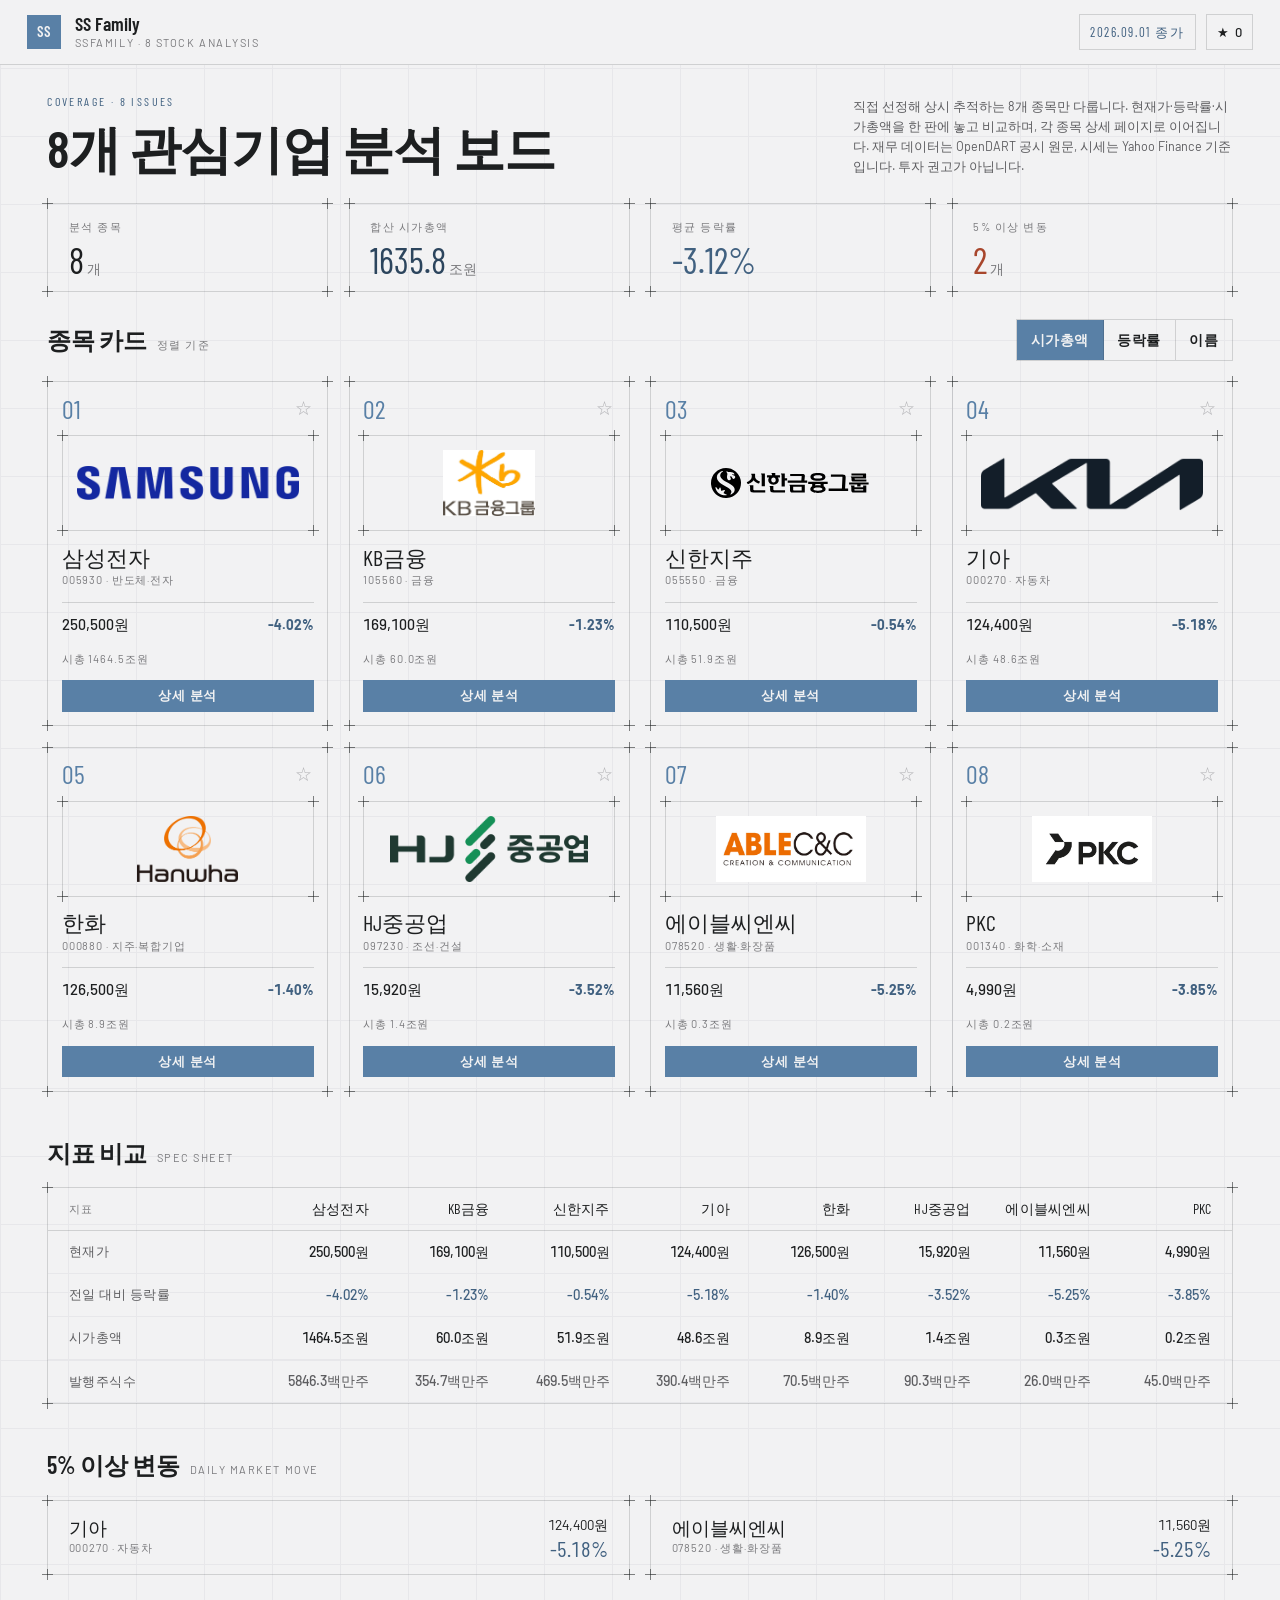
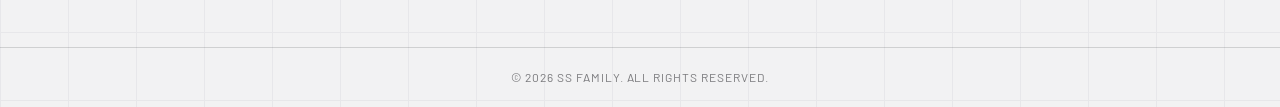
<file: index.html>
<!DOCTYPE html>
<html lang="ko">
<head>
  <meta charset="UTF-8" />
  <meta name="viewport" content="width=device-width, initial-scale=1.0" />
  <title>SS Family 관심기업 분석</title>
  <link rel="preconnect" href="https://fonts.googleapis.com" />
  <link rel="preconnect" href="https://fonts.gstatic.com" crossorigin />
  <link rel="stylesheet" href="css/industry.css" />
  <style>
    body { margin: 0; background: var(--color-bg); color: var(--color-text); font-family: var(--font-body); }
    a { color: var(--color-accent-700); }
    a:hover { color: var(--color-accent-900); }
    .k-card:hover { background: var(--color-accent-100); }
    .k-star:hover { transform: scale(1.15); }
    .k-seg:hover:not(.active) { background: var(--color-accent-100); }

    @media (max-width: 1100px) {
      .k-hero { grid-template-columns: 1fr !important; }
      .k-stats { grid-template-columns: repeat(2, minmax(0, 1fr)) !important; }
      .k-cards { grid-template-columns: repeat(2, minmax(0, 1fr)) !important; }
      .k-alerts { grid-template-columns: 1fr !important; }
    }
    @media (max-width: 640px) {
      .k-cards { grid-template-columns: 1fr !important; }
      .k-header-right span:first-child { display: none; }
    }
  </style>
</head>

<body>
  <div style="min-height:100vh;background:var(--color-bg);background-image:linear-gradient(var(--color-neutral-200) 1px,transparent 1px),linear-gradient(90deg,var(--color-neutral-200) 1px,transparent 1px);background-size:68px 68px;">

    <header style="position:sticky;top:0;z-index:20;display:flex;align-items:center;justify-content:space-between;gap:var(--space-6);padding:var(--space-4) var(--space-8);background:var(--color-bg);border-bottom:1px solid var(--color-divider);">
      <div style="display:flex;align-items:center;gap:var(--space-4);">
        <div style="width:34px;height:34px;display:flex;align-items:center;justify-content:center;background:var(--color-accent);color:var(--color-bg);font-family:var(--font-heading);font-weight:600;font-size:15px;">SS</div>
        <div style="display:flex;flex-direction:column;">
          <span style="font-family:var(--font-heading);font-weight:600;font-size:19px;line-height:1.05;">SS Family</span>
          <span style="font-size:11px;letter-spacing:0.14em;text-transform:uppercase;color:var(--color-neutral-600);">SSFAMILY · 8 STOCK ANALYSIS</span>
        </div>
      </div>
      <div class="k-header-right" style="display:flex;align-items:center;gap:var(--space-3);">
        <span id="dateChip" style="font-family:var(--font-heading);font-size:13px;letter-spacing:0.12em;text-transform:uppercase;padding:var(--space-2) var(--space-3);border:1px solid var(--color-divider);color:var(--color-accent-700);"></span>
        <span style="display:flex;align-items:center;gap:6px;font-size:13px;font-weight:500;padding:var(--space-2) var(--space-3);border:1px solid var(--color-divider);">★ <span id="favCount">0</span></span>
      </div>
    </header>

    <main style="max-width:1240px;margin:0 auto;padding:var(--space-8) var(--space-8) 72px;">

      <section class="k-hero" style="display:grid;grid-template-columns:1fr 380px;gap:var(--space-8);align-items:end;margin-bottom:var(--space-8);">
        <div>
          <div style="font-family:var(--font-heading);font-size:12px;letter-spacing:0.2em;text-transform:uppercase;color:var(--color-accent-700);margin-bottom:var(--space-2);">Coverage · 8 issues</div>
          <h1 style="margin:0;font-size:52px;letter-spacing:-0.02em;">8개 관심기업 분석 보드</h1>
        </div>
        <p style="margin:0;font-size:12.5px;line-height:1.6;color:var(--color-neutral-700);">직접 선정해 상시 추적하는 8개 종목만 다룹니다. 현재가·등락률·시가총액을 한 판에 놓고 비교하며, 각 종목 상세 페이지로 이어집니다. 재무 데이터는 OpenDART 공시 원문, 시세는 Yahoo Finance 기준입니다. 투자 권고가 아닙니다.</p>
      </section>

      <section class="k-stats" style="display:grid;grid-template-columns:repeat(4,minmax(0,1fr));gap:var(--space-6);margin-bottom:var(--space-8);" id="statGrid"></section>

      <div style="display:flex;align-items:center;justify-content:space-between;flex-wrap:wrap;gap:var(--space-3);margin-bottom:var(--space-6);">
        <div style="display:flex;align-items:baseline;gap:var(--space-3);">
          <h2 style="margin:0;font-size:24px;">종목 카드</h2>
          <span style="font-size:11px;letter-spacing:0.14em;text-transform:uppercase;color:var(--color-neutral-600);">정렬 기준</span>
        </div>
        <div style="display:flex;border:1px solid var(--color-divider);" id="sortToolbar"></div>
      </div>

      <section class="k-cards" style="display:grid;grid-template-columns:repeat(4,minmax(0,1fr));gap:var(--space-6);margin-bottom:48px;" id="cardGrid"></section>

      <section style="margin-bottom:48px;">
        <div style="display:flex;align-items:baseline;gap:var(--space-3);margin-bottom:var(--space-6);">
          <h2 style="margin:0;font-size:24px;">지표 비교</h2>
          <span style="font-size:11px;letter-spacing:0.14em;text-transform:uppercase;color:var(--color-neutral-600);">Spec sheet</span>
        </div>
        <div class="blueprint">
          <i class="corner tl"></i><i class="corner tr"></i><i class="corner bl"></i><i class="corner br"></i>
          <div style="overflow-x:auto;">
            <div id="compareTable"></div>
          </div>
        </div>
      </section>

      <section id="alertSection"></section>
    </main>

    <footer style="padding:var(--space-6) var(--space-8);border-top:1px solid var(--color-divider);font-size:12px;letter-spacing:0.08em;color:var(--color-neutral-600);text-align:center;">© 2026 SS FAMILY. ALL RIGHTS RESERVED.</footer>
  </div>

  <script>
    const dailyMovers = [
      { name: "기아", code: "000270", industry: "자동차", close: "124,400원", change: -5.18, page: "stocks/004_000270.html" },
      { name: "에이블씨엔씨", code: "078520", industry: "생활·화장품", close: "11,560원", change: -5.25, page: "stocks/007_078520.html" }
    ];

    const stockLive = {
      "005930": { price: 250500, change: -4.02 },
      "105560": { price: 169100, change: -1.23 },
      "055550": { price: 110500, change: -0.54 },
      "000270": { price: 124400, change: -5.18 },
      "000880": { price: 126500, change: -1.4 },
      "001340": { price: 4990, change: -3.85 },
      "078520": { price: 11560, change: -5.25 },
      "097230": { price: 15920, change: -3.52 }
    };

    const latestUpdateDate = "2026-09-02";

    const stocks = [
      { "rank": 1, "name": "삼성전자", "code": "005930", "industry": "반도체·전자", "slug": "samsung-electronics", "page": "stocks/001_005930.html", "sharesOut": 5846278608, "logo": "005930-samsung-electronics.webp" },
      { "rank": 2, "name": "KB금융", "code": "105560", "industry": "금융", "slug": "kb-financial", "page": "stocks/002_105560.html", "sharesOut": 354687734, "logo": "105560-kb-financial.jpg" },
      { "rank": 3, "name": "신한지주", "code": "055550", "industry": "금융", "slug": "shinhan-financial", "page": "stocks/003_055550.html", "sharesOut": 469450239, "logo": "055550-shinhan-financial.svg" },
      { "rank": 4, "name": "기아", "code": "000270", "industry": "자동차", "slug": "kia", "page": "stocks/004_000270.html", "sharesOut": 390412998, "logo": "000270-kia.webp" },
      { "rank": 5, "name": "한화", "code": "000880", "industry": "지주·복합기업", "slug": "hanwha", "page": "stocks/005_000880.html", "sharesOut": 70507919, "logo": "000880-hanwha.webp" },
      { "rank": 6, "name": "PKC", "code": "001340", "industry": "화학·소재", "slug": "pkc", "page": "stocks/006_001340.html", "sharesOut": 45028089, "logo": "001340-pkc.avif" },
      { "rank": 7, "name": "에이블씨엔씨", "code": "078520", "industry": "생활·화장품", "slug": "able-cnc", "page": "stocks/007_078520.html", "sharesOut": 26014161, "logo": "078520-able-cnc.jpg" },
      { "rank": 8, "name": "HJ중공업", "code": "097230", "industry": "조선·건설", "slug": "hj-heavy", "page": "stocks/008_097230.html", "sharesOut": 90295344, "logo": "097230-hj-heavy.png" }
    ];

    const UP = '#a8462c';
    const FAV_KEY = 'ssfamily.favorites';
    let favorites = new Set(JSON.parse(localStorage.getItem(FAV_KEY) || '[]'));
    let sortBy = 'mcap';

    function saveFavorites() {
      localStorage.setItem(FAV_KEY, JSON.stringify([...favorites]));
      document.getElementById('favCount').textContent = favorites.size;
    }
    function toggleFav(code) {
      favorites.has(code) ? favorites.delete(code) : favorites.add(code);
      saveFavorites();
      renderAll();
    }

    function won(n) { return n.toLocaleString('ko-KR') + '원'; }
    function pct(v) { return (v >= 0 ? '+' : '') + v.toFixed(2) + '%'; }
    function chColor(v) { return v > 0 ? UP : v < 0 ? 'var(--color-accent-700)' : 'var(--color-neutral-600)'; }
    function marketCapOf(stock) {
      const live = stockLive[stock.code];
      if (!live || !stock.sharesOut) return null;
      return (live.price * stock.sharesOut) / 1e12;
    }

    function sortedStocks() {
      return stocks.slice().sort((a, b) => {
        if (sortBy === 'change') return (stockLive[b.code] ? stockLive[b.code].change : -99) - (stockLive[a.code] ? stockLive[a.code].change : -99);
        if (sortBy === 'name') return a.name.localeCompare(b.name, 'ko');
        return (marketCapOf(b) || 0) - (marketCapOf(a) || 0);
      });
    }

    function renderStats(ordered) {
      const capSum = ordered.reduce((sum, s) => sum + (marketCapOf(s) || 0), 0);
      const changes = ordered.map((s) => stockLive[s.code] ? stockLive[s.code].change : null).filter((v) => v != null);
      const avgChange = changes.length ? changes.reduce((a, b) => a + b, 0) / changes.length : 0;
      const stats = [
        { label: '분석 종목', value: ordered.length, unit: '개', color: 'var(--color-text)' },
        { label: '합산 시가총액', value: capSum.toFixed(1), unit: '조원', color: 'var(--color-accent-800)' },
        { label: '평균 등락률', value: pct(avgChange), unit: '', color: chColor(avgChange) },
        { label: '5% 이상 변동', value: dailyMovers.length, unit: '개', color: dailyMovers.length ? UP : 'var(--color-text)' }
      ];
      document.getElementById('statGrid').innerHTML = stats.map((c) => `
        <div class="blueprint" style="padding:var(--space-4) var(--space-6);">
          <i class="corner tl"></i><i class="corner tr"></i><i class="corner bl"></i><i class="corner br"></i>
          <div style="font-size:11px;letter-spacing:0.14em;text-transform:uppercase;color:var(--color-neutral-600);margin-bottom:var(--space-2);">${c.label}</div>
          <div style="font-family:var(--font-heading);font-size:36px;line-height:1;color:${c.color}">${c.value}<span style="font-size:14px;font-family:var(--font-body);font-weight:400;color:var(--color-neutral-600);"> ${c.unit}</span></div>
        </div>
      `).join('');
    }

    function renderSortToolbar() {
      const sorts = [['mcap', '시가총액'], ['change', '등락률'], ['name', '이름']];
      document.getElementById('sortToolbar').innerHTML = sorts.map(([id, label], i) => `
        <button type="button" class="k-seg ${sortBy === id ? 'active' : ''}" data-sort="${id}" style="border:0;${i < sorts.length - 1 ? 'border-right:1px solid var(--color-divider);' : ''}cursor:pointer;padding:var(--space-3) var(--space-4);font-family:var(--font-heading);font-weight:600;font-size:14px;letter-spacing:0.04em;background:${sortBy === id ? 'var(--color-accent)' : 'transparent'};color:${sortBy === id ? 'var(--color-bg)' : 'var(--color-text)'}">${label}</button>
      `).join('');
      document.querySelectorAll('#sortToolbar .k-seg').forEach((btn) => {
        btn.addEventListener('click', () => { sortBy = btn.dataset.sort; renderAll(); });
      });
    }

    function renderCards(ordered) {
      document.getElementById('cardGrid').innerHTML = ordered.map((s, i) => {
        const live = stockLive[s.code];
        const has = live && typeof live.change === 'number';
        const fav = favorites.has(s.code);
        const cap = marketCapOf(s);
        return `
        <div class="blueprint k-card" style="display:flex;flex-direction:column;gap:var(--space-4);padding:var(--space-4);transition:background .15s;">
          <i class="corner tl"></i><i class="corner tr"></i><i class="corner bl"></i><i class="corner br"></i>
          <div style="display:flex;align-items:center;justify-content:space-between;">
            <span style="font-family:var(--font-heading);font-size:26px;line-height:1;color:var(--color-accent);">${String(i + 1).padStart(2, '0')}</span>
            <button type="button" class="k-star" data-code="${s.code}" style="border:0;background:none;cursor:pointer;font-size:17px;line-height:1;padding:2px;transition:transform .12s;color:${fav ? 'var(--color-accent)' : 'var(--color-neutral-400)'}">${fav ? '★' : '☆'}</button>
          </div>
          <div class="blueprint" style="position:relative;height:96px;display:flex;align-items:center;justify-content:center;padding:14px;">
            <i class="corner tl"></i><i class="corner tr"></i><i class="corner bl"></i><i class="corner br"></i>
            <img src="images/logos/${s.logo}" alt="${s.name} 로고" style="max-width:100%;max-height:100%;object-fit:contain;" loading="lazy" />
          </div>
          <div>
            <a href="${s.page}" style="text-decoration:none;color:inherit;font-family:var(--font-heading);font-size:22px;line-height:1.1;display:block;">${s.name}</a>
            <div style="font-size:11px;letter-spacing:0.08em;color:var(--color-neutral-600);margin-top:2px;">${s.code} · ${s.industry}</div>
          </div>
          <div style="display:flex;align-items:baseline;justify-content:space-between;border-top:1px solid var(--color-divider);padding-top:var(--space-3);">
            <span style="font-size:15px;font-weight:500;font-variant-numeric:tabular-nums;">${live ? won(live.price) : '—'}</span>
            <span style="font-size:14px;font-weight:700;font-variant-numeric:tabular-nums;color:${has ? chColor(live.change) : 'inherit'}">${has ? pct(live.change) : '—'}</span>
          </div>
          <div style="font-size:11px;letter-spacing:0.08em;color:var(--color-neutral-600);">시총 ${cap == null ? '—' : cap.toFixed(1) + '조원'}</div>
          <a href="${s.page}" class="btn btn-primary" style="border-radius:0;font-size:13px;letter-spacing:0.06em;">상세 분석</a>
        </div>`;
      }).join('');
      document.querySelectorAll('#cardGrid .k-star').forEach((btn) => {
        btn.addEventListener('click', (e) => { e.preventDefault(); e.stopPropagation(); toggleFav(btn.dataset.code); });
      });
    }

    function renderCompareTable(ordered) {
      const n = ordered.length;
      const cols = `180px repeat(${n},minmax(110px,1fr))`;
      const headerCells = ordered.map((s) => `<div style="text-align:right;font-family:var(--font-heading);font-size:14px;letter-spacing:0.02em;color:var(--color-text);">${s.name}</div>`).join('');
      const rows = [
        { label: '현재가', cells: ordered.map((s) => { const l = stockLive[s.code]; return { text: l ? won(l.price) : '—', color: 'var(--color-text)' }; }) },
        { label: '전일 대비 등락률', cells: ordered.map((s) => { const l = stockLive[s.code]; const has = l && typeof l.change === 'number'; return { text: has ? pct(l.change) : '—', color: has ? chColor(l.change) : 'var(--color-text)' }; }) },
        { label: '시가총액', cells: ordered.map((s) => { const c = marketCapOf(s); return { text: c == null ? '—' : c.toFixed(1) + '조원', color: 'var(--color-text)' }; }) },
        { label: '발행주식수', cells: ordered.map((s) => ({ text: s.sharesOut ? (s.sharesOut / 1e6).toFixed(1) + '백만주' : '—', color: 'var(--color-neutral-700)' })) }
      ];
      const rowsHtml = rows.map((row) => `
        <div style="display:grid;grid-template-columns:${cols};align-items:center;padding:var(--space-3) var(--space-6);border-bottom:1px solid var(--color-neutral-200);">
          <div style="font-size:12.5px;letter-spacing:0.04em;color:var(--color-neutral-700);">${row.label}</div>
          ${row.cells.map((c) => `<div style="text-align:right;font-size:14px;font-weight:500;font-variant-numeric:tabular-nums;color:${c.color}">${c.text}</div>`).join('')}
        </div>
      `).join('');
      document.getElementById('compareTable').innerHTML = `
        <div style="display:grid;grid-template-columns:${cols};align-items:center;padding:var(--space-3) var(--space-6);border-bottom:1px solid var(--color-divider);font-size:11px;letter-spacing:0.12em;text-transform:uppercase;color:var(--color-neutral-600);">
          <div>지표</div>
          ${headerCells}
        </div>
        ${rowsHtml}
      `;
    }

    function renderAlerts() {
      const section = document.getElementById('alertSection');
      if (dailyMovers.length === 0) {
        section.innerHTML = `<p style="margin:0;padding:var(--space-6);border:1px solid var(--color-divider);font-size:13px;color:var(--color-neutral-700);text-align:center;">오늘 8개 종목 중 전일 대비 5% 이상 변동한 종목은 없습니다.</p>`;
        return;
      }
      section.innerHTML = `
        <div style="display:flex;align-items:baseline;gap:var(--space-3);margin-bottom:var(--space-6);">
          <h2 style="margin:0;font-size:24px;">5% 이상 변동</h2>
          <span style="font-size:11px;letter-spacing:0.14em;text-transform:uppercase;color:var(--color-neutral-600);">Daily market move</span>
        </div>
        <div class="k-alerts" style="display:grid;grid-template-columns:repeat(2,minmax(0,1fr));gap:var(--space-6);">
          ${dailyMovers.map((a) => `
            <div class="blueprint" style="display:flex;align-items:center;justify-content:space-between;gap:var(--space-4);padding:var(--space-4) var(--space-6);">
              <i class="corner tl"></i><i class="corner tr"></i><i class="corner bl"></i><i class="corner br"></i>
              <div>
                <div style="font-family:var(--font-heading);font-size:19px;line-height:1.1;">${a.name}</div>
                <div style="font-size:11px;letter-spacing:0.08em;color:var(--color-neutral-600);">${a.code} · ${a.industry}</div>
              </div>
              <div style="text-align:right;">
                <div style="font-size:14px;font-variant-numeric:tabular-nums;">${a.close}</div>
                <div style="font-family:var(--font-heading);font-size:22px;line-height:1.1;font-variant-numeric:tabular-nums;color:${chColor(a.change)}">${pct(a.change)}</div>
              </div>
            </div>
          `).join('')}
        </div>
      `;
    }

    function renderDateChip() {
      const d = new Date(latestUpdateDate + 'T00:00:00+09:00');
      const text = `${d.getFullYear()}.${String(d.getMonth() + 1).padStart(2, '0')}.${String(d.getDate()).padStart(2, '0')} 종가`;
      document.getElementById('dateChip').textContent = text;
    }

    function renderAll() {
      const ordered = sortedStocks();
      renderStats(ordered);
      renderSortToolbar();
      renderCards(ordered);
      renderCompareTable(ordered);
      renderAlerts();
    }

    renderDateChip();
    saveFavorites();
    renderAll();
  </script>
</body>
</html>
</file>
<file: css/industry.css>
/* Industry — design-system tokens and component classes. This file is the source of truth for the system's look; retune it here and see readme.md. */
@import url('https://fonts.googleapis.com/css2?family=Barlow:wght@400;500;700&family=Barlow+Condensed:wght@400;600&display=swap');

:root {
  --color-bg: #f2f2f3;
  --color-surface: #e9e9ea;
  --color-text: #1d1f20;
  --color-accent: #5980a6;
  --color-accent-2: #728fab;
  --color-divider: color-mix(in srgb, #1d1f20 16%, transparent);

  /* Tonal ramps — generated in OKLCH on one shared lightness scale, so the
     same step of any role matches the others in visual value. */
  --color-neutral-100: #f5f5f8;
  --color-neutral-200: #e7e7ea;
  --color-neutral-300: #d4d4d7;
  --color-neutral-400: #b7b7ba;
  --color-neutral-500: #98989b;
  --color-neutral-600: #7a7a7d;
  --color-neutral-700: #5d5d60;
  --color-neutral-800: #424244;
  --color-neutral-900: #2b2b2d;

  --color-accent-100: #eef6ff;
  --color-accent-200: #d6ebff;
  --color-accent-300: #b5d9fd;
  --color-accent-400: #94bce3;
  --color-accent-500: #749dc4;
  --color-accent-600: #597ea3;
  --color-accent-700: #416180;
  --color-accent-800: #2c455d;
  --color-accent-900: #1d2d3d;

  --color-accent-2-100: #eef6ff;
  --color-accent-2-200: #d6ebff;
  --color-accent-2-300: #bdd8f2;
  --color-accent-2-400: #9ebbd8;
  --color-accent-2-500: #7e9cb8;
  --color-accent-2-600: #627d98;
  --color-accent-2-700: #486077;
  --color-accent-2-800: #314457;
  --color-accent-2-900: #1f2d3a;

  --font-heading: "Barlow Condensed", system-ui, sans-serif;
  --font-heading-weight: 600;
  --font-body: "Barlow", system-ui, sans-serif;

  --space-1: 3.4px;
  --space-2: 6.8px;
  --space-3: 10.2px;
  --space-4: 13.6px;
  --space-6: 20.4px;
  --space-8: 27.2px;

  --radius-sm: 2px;
  --radius-md: 4px;
  --radius-lg: 7px;

  /* Elevation — derived from the ground: soft ink-tinted shadows on a
     light theme, a hairline edge + ambient darkness on a dark one. */
  --shadow-sm: 0 1px 2px color-mix(in srgb, #2b2b2d 14%, transparent);
  --shadow-md: 0 3px 10px color-mix(in srgb, #2b2b2d 16%, transparent);
  --shadow-lg: 0 12px 32px color-mix(in srgb, #2b2b2d 22%, transparent);
}

body {
  background: var(--color-bg);
  color: var(--color-text);
  font-family: var(--font-body);
}
h1, h2, h3, h4 { font-family: var(--font-heading); font-weight: var(--font-heading-weight); }

.blueprint {
  position: relative;
  border: 1px solid var(--color-divider);
  border-radius: 0;
}
/* The overlay image treatments (halftone, duotone) clip their overlay
   (overflow:hidden); a blueprint wrapper draws its registration marks
   outside the box, so when both classes share a wrapper the frame must
   win. */
.blueprint.halftone, .blueprint.plate, .blueprint.duotone { overflow: visible; }
.blueprint > .corner {
  position: absolute; width: 11px; height: 11px;
  color: color-mix(in srgb, var(--color-text) 55%, transparent);
}
.blueprint > .corner::before, .blueprint > .corner::after {
  content: ""; position: absolute; background: currentColor;
}
.blueprint > .corner::before { left: 5px; top: 0; width: 1px; height: 100%; }
.blueprint > .corner::after  { top: 5px; left: 0; width: 100%; height: 1px; }
.blueprint > .corner.tl { top: -6px; left: -6px; }
.blueprint > .corner.tr { top: -6px; right: -6px; }
.blueprint > .corner.bl { bottom: -6px; left: -6px; }
.blueprint > .corner.br { bottom: -6px; right: -6px; }

.duotone{position:relative;overflow:hidden}
.duotone::after{content:"";position:absolute;inset:0;pointer-events:none;
  background:var(--color-accent);mix-blend-mode:color}

/* ══════════════════════════════════════════════════════════════════════════
   Components — built with the tokens above. Plain CSS
   on plain HTML: no JavaScript, no build step. Each class is documented in
   readme.md and demonstrated in foundations/ and components/.
   ══════════════════════════════════════════════════════════════════════ */

*, *::before, *::after { box-sizing: border-box; }
body { margin: 0; font-size: 15px; line-height: 1.55; font-weight: 400; }
h1, h2, h3, h4, h5, h6 {
  font-family: var(--font-heading); font-weight: var(--font-heading-weight);
  line-height: 1.12; letter-spacing: -0.015em; margin: 0 0 var(--space-2);
}
h1 { font-size: 42px; }
h2 { font-size: 32px; }
h3 { font-size: 25px; }
h4 { font-size: 20px; }
h5 { font-size: 16px; }
h6 { font-size: 13px; }
h6 { letter-spacing: 0.08em; text-transform: uppercase; }
p { margin: 0 0 var(--space-3); }
a { color: var(--color-accent); text-underline-offset: 3px; }
img { display: block; max-width: 100%; }
figure { margin: 0; }
figcaption {
  font-size: 11px; margin-top: var(--space-1);
  color: color-mix(in srgb, var(--color-text) 55%, transparent);
}
.text-muted { color: color-mix(in srgb, var(--color-text) 55%, transparent); }
:focus { outline: none; }
:focus-visible { outline: 2px solid var(--color-accent); outline-offset: 2px; }
::selection { background: color-mix(in srgb, var(--color-accent) 30%, transparent); }

/* — rules — */
.hr {
  height: 1px; border: 0; margin: var(--space-4) 0;
  background: var(--color-divider);
}

/* — buttons — */
.btn {
  display: inline-flex; align-items: center; justify-content: center; gap: 6px;
  cursor: pointer; text-decoration: none;
  font-family: var(--font-heading); font-weight: var(--font-heading-weight);
  font-size: 14px; line-height: 1.2; color: var(--color-text); /* matches the .input's 14px —
     the pair sits side by side in sign-up rows */
  background: transparent; border: 1px solid transparent;
  padding: var(--space-2) calc(var(--space-3) * 1.2);
  border-radius: var(--radius-md);
}
.btn svg { display: block; }
.btn:disabled { opacity: 0.45; cursor: not-allowed; }
.btn-primary { background: var(--color-accent); color: var(--color-bg); }
.btn-primary:hover { background: var(--color-accent-600); }
.btn-primary:active { background: var(--color-accent-700); }
.btn-secondary { border-color: var(--color-divider); }
.btn-secondary:hover { background: color-mix(in srgb, var(--color-text) 7%, transparent); }
.btn-secondary:active { background: color-mix(in srgb, var(--color-text) 14%, transparent); }
.btn-ghost { color: var(--color-accent); padding-inline: var(--space-1); }
.btn-ghost:hover { background: color-mix(in srgb, var(--color-accent) 10%, transparent); }
.btn-ghost:active { background: color-mix(in srgb, var(--color-accent) 18%, transparent); }
.btn-icon { width: 36px; height: 36px; padding: 0; }
.btn-block { width: 100%; margin-top: var(--space-2); }

/* — forms — */
.field > label {
  display: block; font-size: 12px; margin-bottom: 5px;
  color: color-mix(in srgb, var(--color-text) 70%, transparent);
}
.input {
  width: 100%; min-height: 36px; padding: 6px 10px; font: inherit;
  font-size: 14px; color: var(--color-text); caret-color: var(--color-accent);
  background: var(--color-surface);
  border: 1px solid var(--color-divider); border-radius: var(--radius-md);
}
.input:hover { border-color: color-mix(in srgb, var(--color-text) 45%, transparent); }
.input:focus-visible { border-color: var(--color-accent); outline-offset: 0; }
textarea.input { min-height: 90px; resize: vertical; }
.radio { display: inline-flex; align-items: center; gap: 8px; cursor: pointer; font-size: 14px; }
.radio input, .seg-opt input {
  position: absolute; opacity: 0; width: 0; height: 0; pointer-events: none;
}
.radio .dot {
  width: 16px; height: 16px; flex: none; border-radius: 50%;
  border: 1.5px solid var(--color-divider);
}
.radio:hover .dot { border-color: var(--color-accent); }
.radio input:checked + .dot {
  border-color: var(--color-accent); background: var(--color-accent);
  box-shadow: inset 0 0 0 4px var(--color-bg);
}
.radio input:focus-visible + .dot { outline: 2px solid var(--color-accent); outline-offset: 2px; }
.seg {
  display: inline-flex; overflow: hidden;
  border: 1px solid var(--color-divider); border-radius: var(--radius-md);
}
.seg-opt {
  display: inline-flex; align-items: center; gap: 6px;
  padding: 7px 12px; font-size: 13px; cursor: pointer;
}
.seg-opt + .seg-opt { border-left: 1px solid var(--color-divider); }
.seg-opt:has(input:checked) { background: var(--color-accent); color: var(--color-bg); }
.seg-opt:not(:has(input:checked)):hover { background: color-mix(in srgb, var(--color-text) 7%, transparent); }
.seg-opt:has(input:focus-visible) { outline: 2px solid var(--color-accent); outline-offset: -2px; }

/* — cards — */
.card {
  display: flex; flex-direction: column; gap: var(--space-2);
  padding: var(--space-3); border-radius: var(--radius-md); background: var(--color-surface);
}
.card-kicker { font-size: 10px; letter-spacing: 0.1em; text-transform: uppercase; color: var(--color-accent); }
.card-title {
  font-family: var(--font-heading); font-weight: var(--font-heading-weight);
  font-size: 17px; line-height: 1.2;
}
.card-body { margin: 0; font-size: 13px; opacity: 0.8; flex: 1; }
.card-meta {
  display: flex; align-items: center; gap: 6px; font-size: 11px;
  color: color-mix(in srgb, var(--color-text) 50%, transparent);
}
.elev-sm { box-shadow: var(--shadow-sm); }
.elev-md { box-shadow: var(--shadow-md); }
.elev-lg { box-shadow: var(--shadow-lg); }

/* — tags — */
.tag {
  display: inline-flex; align-items: center; font-size: 11px;
  letter-spacing: 0.02em; padding: 3px 10px;
  border-radius: calc(var(--radius-md) * 0.75);
}
.tag-accent { background: var(--color-accent-100); color: var(--color-accent-800); }
.tag-accent-2 { background: var(--color-accent-2-100); color: var(--color-accent-2-800); }
.tag-neutral { background: var(--color-neutral-100); color: var(--color-neutral-800); }
.tag-outline { border: 1px solid var(--color-accent); color: var(--color-accent); }

/* — navigation — */
.nav {
  display: flex; align-items: center; gap: var(--space-4);
  padding: var(--space-3) var(--space-4);
  border-bottom: none;
}
.nav-brand {
  font-family: var(--font-heading); font-weight: var(--font-heading-weight);
  font-size: 18px; margin-right: auto;
}
.nav a { color: inherit; text-decoration: none; font-size: 14px; }
.nav a:hover, .nav a[aria-current='page'] { color: var(--color-accent); }

/* — tables — */
.table { width: 100%; border-collapse: collapse; font-size: 14px; }
.table th {
  text-align: left; font-size: 11px; letter-spacing: 0.08em; text-transform: uppercase;
  color: color-mix(in srgb, var(--color-text) 60%, transparent);
  padding: var(--space-2); border-bottom: 1px solid var(--color-divider);
}
.table td {
  padding: var(--space-2);
  border-bottom: 1px solid color-mix(in srgb, var(--color-text) 8%, transparent);
}
.table tbody tr:hover { background: color-mix(in srgb, var(--color-text) 4%, transparent); }

/* — dialog — */
.dialog-backdrop {
  position: fixed; inset: 0; display: grid; place-items: center;
  padding: var(--space-4);
  background: color-mix(in srgb, var(--color-neutral-900) 50%, transparent);
}
.dialog {
  width: min(440px, 100%); display: flex; flex-direction: column; gap: var(--space-3);
  padding: var(--space-4); border-radius: var(--radius-lg);
  background: var(--color-surface); box-shadow: var(--shadow-lg);
}
.dialog-title {
  font-family: var(--font-heading); font-weight: var(--font-heading-weight);
  font-size: 20px;
}
.dialog-body { font-size: 14px; opacity: 0.85; }
.dialog-actions { display: flex; justify-content: flex-end; gap: var(--space-2); margin-top: var(--space-2); }

/* — blueprint frame: components are wireframe objects (see .blueprint
     and .corner above) — square, transparent, hairline-bordered — */
.card, .btn, .input, .tag, .seg, .dialog { border-radius: 0; }
.card, .dialog { background: transparent; border: 1px solid var(--color-divider); }
.btn { border: 1px solid var(--color-divider); }
.btn-primary { border-color: var(--color-accent); }
.btn-ghost { border-color: transparent; }
</file>
